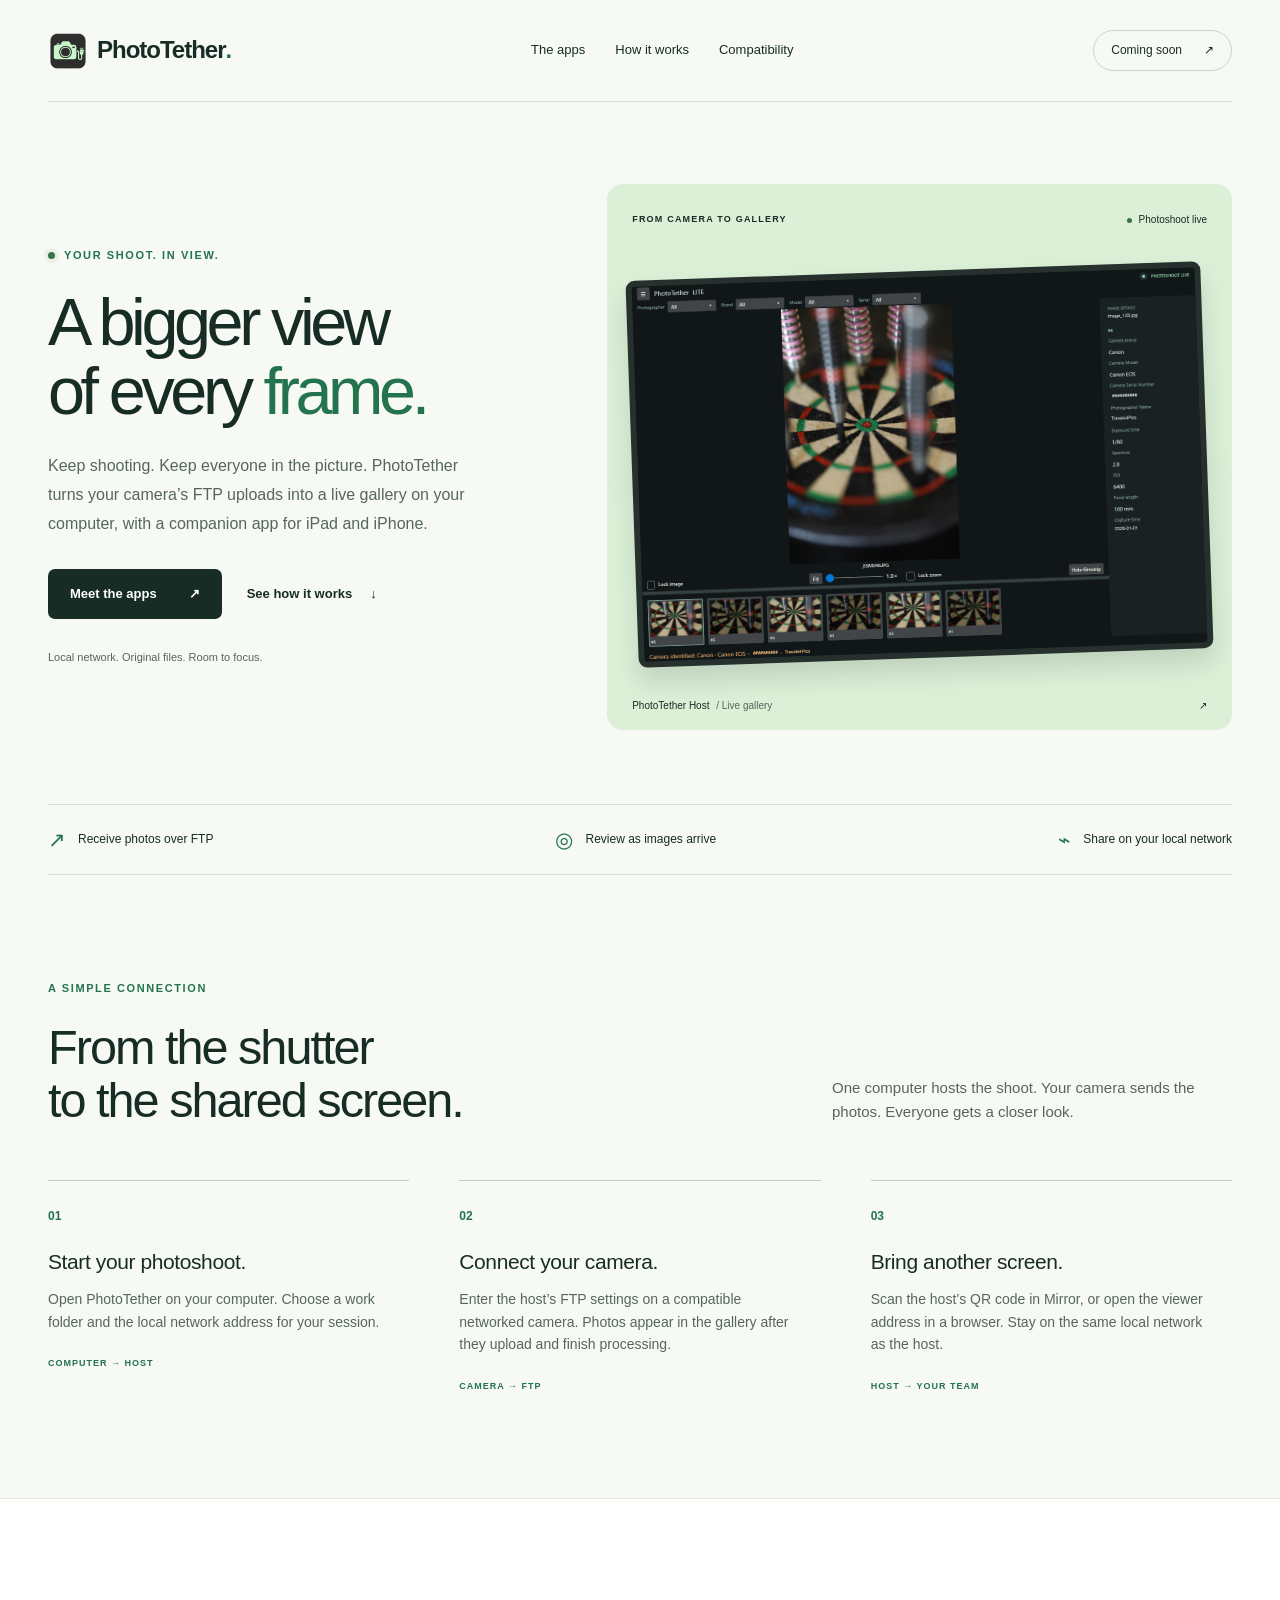
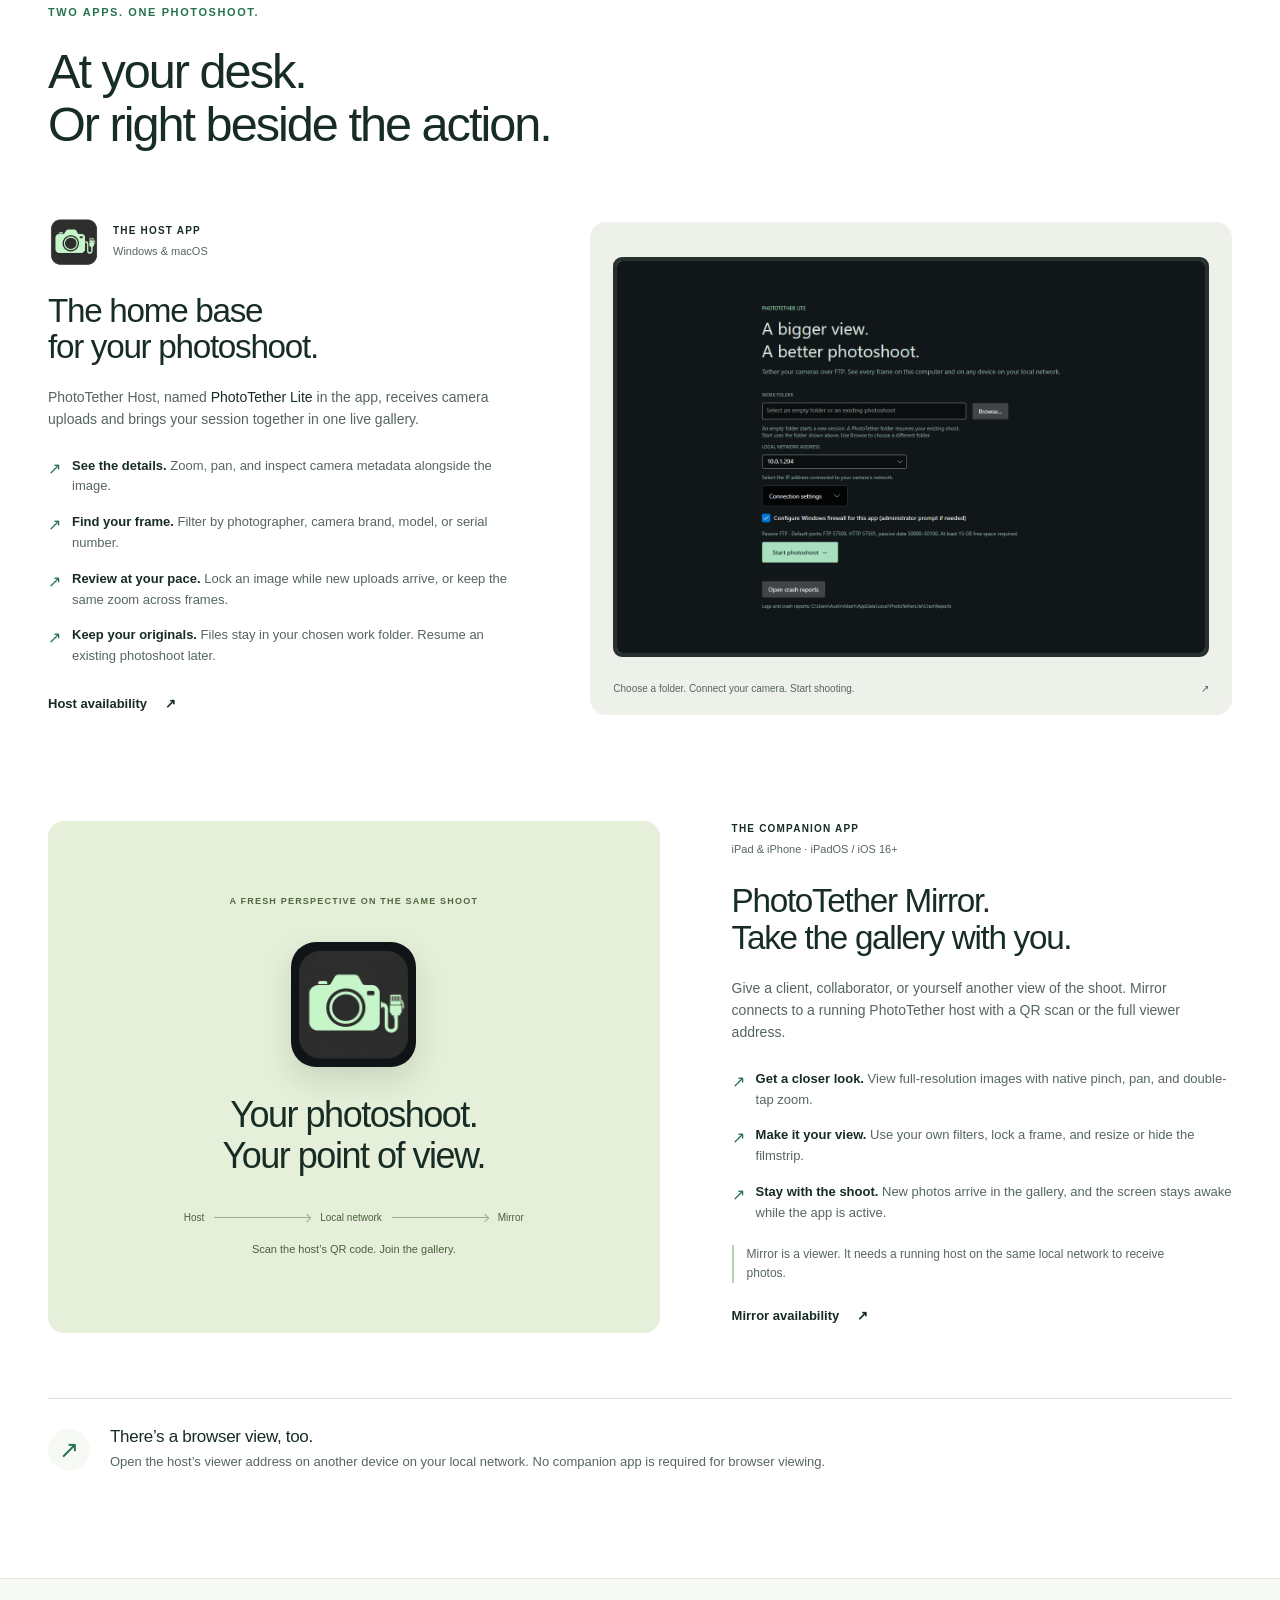
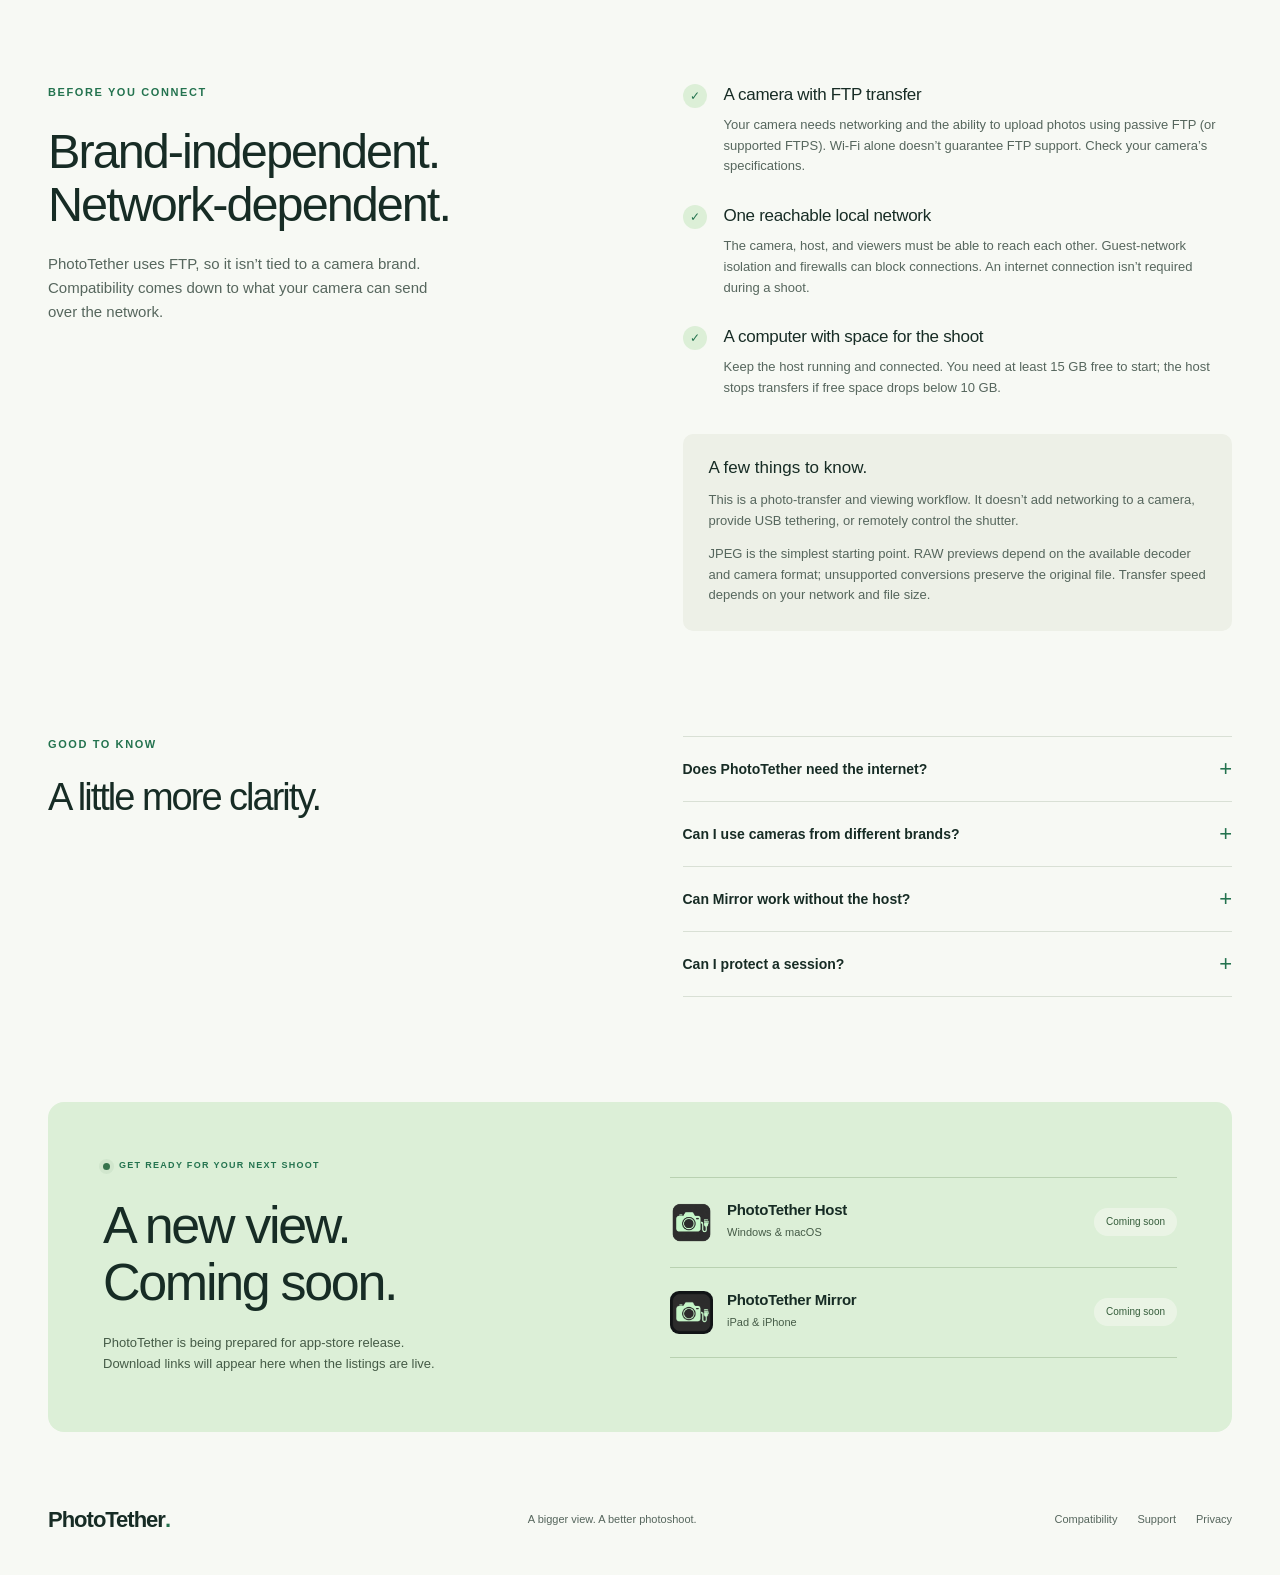
<file: wwwroot/index.html>
<!doctype html>
<html lang="en">
<head>
  <meta charset="utf-8">
  <meta name="viewport" content="width=device-width, initial-scale=1">
  <meta name="theme-color" content="#f7f9f4">
  <meta name="description" content="PhotoTether brings your camera's FTP uploads to a live gallery on your computer. Share the shoot with PhotoTether Mirror on iPad and iPhone, all on your local network.">
  <meta property="og:title" content="PhotoTether — A bigger view of every frame.">
  <meta property="og:description" content="From your camera to your computer to the people on set. Meet PhotoTether Host and PhotoTether Mirror.">
  <meta property="og:type" content="website">
  <title>PhotoTether — A bigger view of every frame.</title>
  <link rel="icon" type="image/png" href="assets/phototether-icon.png">
  <link rel="stylesheet" href="styles.css">
</head>
<body>
  <a class="skip-link" href="#main">Skip to content</a>
  <header class="site-header wrap">
    <a class="wordmark" href="#" aria-label="PhotoTether home"><img src="assets/phototether-icon.png" width="40" height="40" alt="">PhotoTether<span class="wordmark-dot">.</span></a>
    <nav aria-label="Main navigation">
      <a href="#apps">The apps</a>
      <a href="#how-it-works">How it works</a>
      <a href="#compatibility">Compatibility</a>
    </nav>
    <a class="header-link" href="#availability">Coming soon <span aria-hidden="true">↗</span></a>
  </header>

  <main id="main">
    <section class="hero wrap" aria-labelledby="hero-title">
      <div class="hero-copy">
        <p class="eyebrow"><span class="status-dot" aria-hidden="true"></span> YOUR SHOOT. IN VIEW.</p>
        <h1 id="hero-title">A bigger view<br>of every <span class="accent-word">frame.</span></h1>
        <p class="hero-description">Keep shooting. Keep everyone in the picture. PhotoTether turns your camera’s FTP uploads into a live gallery on your computer, with a companion app for iPad and iPhone.</p>
        <div class="hero-actions"><a class="button button-dark" href="#apps">Meet the apps <span aria-hidden="true">↗</span></a><a class="text-link" href="#how-it-works">See how it works <span aria-hidden="true">↓</span></a></div>
        <p class="hero-note">Local network. Original files. Room to focus.</p>
      </div>
      <figure class="hero-visual">
        <div class="visual-heading"><span class="tiny-label">FROM CAMERA TO GALLERY</span><span class="live-label"><span class="status-dot" aria-hidden="true"></span> Photoshoot live</span></div>
        <a class="screen-link hero-screen" href="assets/host-gallery.png" aria-label="View the full PhotoTether host gallery screenshot"><img src="assets/host-gallery.png" width="1380" height="920" alt="PhotoTether host gallery displaying a close-up photograph of darts, a filmstrip, zoom controls, and camera details." fetchpriority="high"></a>
        <figcaption><span>PhotoTether Host <span class="caption-muted">/ Live gallery</span></span><span aria-hidden="true">↗</span></figcaption>
      </figure>
    </section>

    <div class="principles wrap" aria-label="Product highlights"><span><span aria-hidden="true">↗</span> Receive photos over FTP</span><span><span aria-hidden="true">◎</span> Review as images arrive</span><span><span aria-hidden="true">⌁</span> Share on your local network</span></div>

    <section class="workflow section wrap" id="how-it-works" aria-labelledby="workflow-title">
      <div class="section-heading"><p class="eyebrow">A SIMPLE CONNECTION</p><h2 id="workflow-title">From the shutter<br>to the shared screen.</h2><p>One computer hosts the shoot. Your camera sends the photos. Everyone gets a closer look.</p></div>
      <ol class="steps">
        <li><span class="step-number">01</span><h3>Start your photoshoot.</h3><p>Open PhotoTether on your computer. Choose a work folder and the local network address for your session.</p><span class="step-tag">COMPUTER → HOST</span></li>
        <li><span class="step-number">02</span><h3>Connect your camera.</h3><p>Enter the host’s FTP settings on a compatible networked camera. Photos appear in the gallery after they upload and finish processing.</p><span class="step-tag">CAMERA → FTP</span></li>
        <li><span class="step-number">03</span><h3>Bring another screen.</h3><p>Scan the host’s QR code in Mirror, or open the viewer address in a browser. Stay on the same local network as the host.</p><span class="step-tag">HOST → YOUR TEAM</span></li>
      </ol>
    </section>

    <section class="apps section" id="apps" aria-labelledby="apps-title">
      <div class="wrap">
        <div class="section-heading apps-heading"><p class="eyebrow">TWO APPS. ONE PHOTOSHOOT.</p><h2 id="apps-title">At your desk.<br>Or right beside the action.</h2></div>
        <article class="host-product" aria-labelledby="host-title">
          <div class="product-copy">
            <div class="product-label"><img src="assets/phototether-icon.png" width="52" height="52" alt=""><span>THE HOST APP<small>Windows &amp; macOS</small></span></div>
            <h3 id="host-title">The home base<br>for your photoshoot.</h3>
            <p>PhotoTether Host, named <strong>PhotoTether Lite</strong> in the app, receives camera uploads and brings your session together in one live gallery.</p>
            <ul class="feature-list">
              <li><strong>See the details.</strong> Zoom, pan, and inspect camera metadata alongside the image.</li>
              <li><strong>Find your frame.</strong> Filter by photographer, camera brand, model, or serial number.</li>
              <li><strong>Review at your pace.</strong> Lock an image while new uploads arrive, or keep the same zoom across frames.</li>
              <li><strong>Keep your originals.</strong> Files stay in your chosen work folder. Resume an existing photoshoot later.</li>
            </ul>
            <a class="text-link" href="#availability">Host availability <span aria-hidden="true">↗</span></a>
          </div>
          <figure class="setup-visual"><a class="screen-link" href="assets/host-setup.png" aria-label="View the full PhotoTether setup screenshot"><img src="assets/host-setup.png" width="1380" height="920" alt="PhotoTether Lite setup with a work-folder chooser, local network address, connection settings, and Start photoshoot button." loading="lazy"></a><figcaption><span>Choose a folder. Connect your camera. Start shooting.</span><span aria-hidden="true">↗</span></figcaption></figure>
        </article>

        <article class="mirror-product" aria-labelledby="mirror-title">
          <div class="mirror-art" aria-label="PhotoTether Mirror companion app">
            <p class="tiny-label">A FRESH PERSPECTIVE ON THE SAME SHOOT</p>
            <img class="mirror-app-icon" src="assets/mirror-icon.png" width="176" height="176" alt="PhotoTether Mirror app icon" loading="lazy">
            <p class="mirror-art-title">Your photoshoot.<br>Your point of view.</p>
            <div class="connection-path"><span>Host</span><span class="connection-line" aria-hidden="true"></span><span>Local network</span><span class="connection-line" aria-hidden="true"></span><span>Mirror</span></div>
            <p class="mirror-art-note">Scan the host’s QR code. Join the gallery.</p>
          </div>
          <div class="product-copy">
            <div class="product-label"><span>THE COMPANION APP<small>iPad &amp; iPhone · iPadOS / iOS 16+</small></span></div>
            <h3 id="mirror-title">PhotoTether Mirror.<br>Take the gallery with you.</h3>
            <p>Give a client, collaborator, or yourself another view of the shoot. Mirror connects to a running PhotoTether host with a QR scan or the full viewer address.</p>
            <ul class="feature-list">
              <li><strong>Get a closer look.</strong> View full-resolution images with native pinch, pan, and double-tap zoom.</li>
              <li><strong>Make it your view.</strong> Use your own filters, lock a frame, and resize or hide the filmstrip.</li>
              <li><strong>Stay with the shoot.</strong> New photos arrive in the gallery, and the screen stays awake while the app is active.</li>
            </ul>
            <p class="product-note">Mirror is a viewer. It needs a running host on the same local network to receive photos.</p>
            <a class="text-link" href="#availability">Mirror availability <span aria-hidden="true">↗</span></a>
          </div>
        </article>
        <aside class="browser-note"><span class="browser-symbol" aria-hidden="true">↗</span><div><h3>There’s a browser view, too.</h3><p>Open the host’s viewer address on another device on your local network. No companion app is required for browser viewing.</p></div></aside>
      </div>
    </section>

    <section class="compatibility section wrap" id="compatibility" aria-labelledby="compatibility-title">
      <div class="section-heading"><p class="eyebrow">BEFORE YOU CONNECT</p><h2 id="compatibility-title">Brand-independent.<br>Network-dependent.</h2><p>PhotoTether uses FTP, so it isn’t tied to a camera brand. Compatibility comes down to what your camera can send over the network.</p></div>
      <div class="compatibility-content">
        <div class="requirement"><span class="check" aria-hidden="true">✓</span><div><h3>A camera with FTP transfer</h3><p>Your camera needs networking and the ability to upload photos using passive FTP (or supported FTPS). Wi-Fi alone doesn’t guarantee FTP support. Check your camera’s specifications.</p></div></div>
        <div class="requirement"><span class="check" aria-hidden="true">✓</span><div><h3>One reachable local network</h3><p>The camera, host, and viewers must be able to reach each other. Guest-network isolation and firewalls can block connections. An internet connection isn’t required during a shoot.</p></div></div>
        <div class="requirement"><span class="check" aria-hidden="true">✓</span><div><h3>A computer with space for the shoot</h3><p>Keep the host running and connected. You need at least 15 GB free to start; the host stops transfers if free space drops below 10 GB.</p></div></div>
        <div class="limitations"><h3>A few things to know.</h3><p>This is a photo-transfer and viewing workflow. It doesn’t add networking to a camera, provide USB tethering, or remotely control the shutter.</p><p>JPEG is the simplest starting point. RAW previews depend on the available decoder and camera format; unsupported conversions preserve the original file. Transfer speed depends on your network and file size.</p></div>
      </div>
    </section>

    <section class="faq section wrap" aria-labelledby="faq-title">
      <div class="section-heading"><p class="eyebrow">GOOD TO KNOW</p><h2 id="faq-title">A little more clarity.</h2></div>
      <div class="faq-items">
        <details><summary>Does PhotoTether need the internet?<span aria-hidden="true">+</span></summary><p>No internet connection is needed for a local photoshoot. The host, cameras, and viewers communicate over your local network. PhotoTether isn’t a cloud gallery or a remote internet-sharing service.</p></details>
        <details><summary>Can I use cameras from different brands?<span aria-hidden="true">+</span></summary><p>Yes, the host receives standard FTP uploads rather than relying on a brand-specific camera connection. Each camera must support the required network transfer settings. Filters can separate images using the camera and photographer metadata provided in the files.</p></details>
        <details><summary>Can Mirror work without the host?<span aria-hidden="true">+</span></summary><p>No. Mirror displays photos supplied by an active PhotoTether host on the same local network. If the host stops or restarts, reconnect Mirror using the current viewer address or QR code.</p></details>
        <details><summary>Can I protect a session?<span aria-hidden="true">+</span></summary><p>The host offers optional FTP credentials, FTPS for camera transfers, and HTTPS for viewing. Protected sessions use a viewer access key included in the QR code and address. FTPS and HTTPS require compatible clients and certificate setup; a password alone does not encrypt traffic.</p></details>
      </div>
    </section>

    <section class="availability wrap" id="availability" aria-labelledby="availability-title">
      <div><p class="eyebrow"><span class="status-dot" aria-hidden="true"></span> GET READY FOR YOUR NEXT SHOOT</p><h2 id="availability-title">A new view.<br>Coming soon.</h2><p>PhotoTether is being prepared for app-store release.<br>Download links will appear here when the listings are live.</p></div>
      <div class="release-list">
        <div class="release"><img src="assets/phototether-icon.png" width="52" height="52" alt="" loading="lazy"><div><h3>PhotoTether Host</h3><p>Windows &amp; macOS</p></div><span class="release-status">Coming soon</span></div>
        <div class="release"><img src="assets/mirror-icon.png" width="52" height="52" alt="" loading="lazy"><div><h3>PhotoTether Mirror</h3><p>iPad &amp; iPhone</p></div><span class="release-status">Coming soon</span></div>
      </div>
    </section>
  </main>

  <footer class="site-footer wrap"><a class="wordmark" href="#">PhotoTether<span class="wordmark-dot">.</span></a><p>A bigger view. A better photoshoot.</p><nav class="footer-links" aria-label="Footer navigation"><a href="#compatibility">Compatibility</a><a href="support/">Support</a><a href="privacy/">Privacy</a></nav></footer>
</body>
</html>
</file>
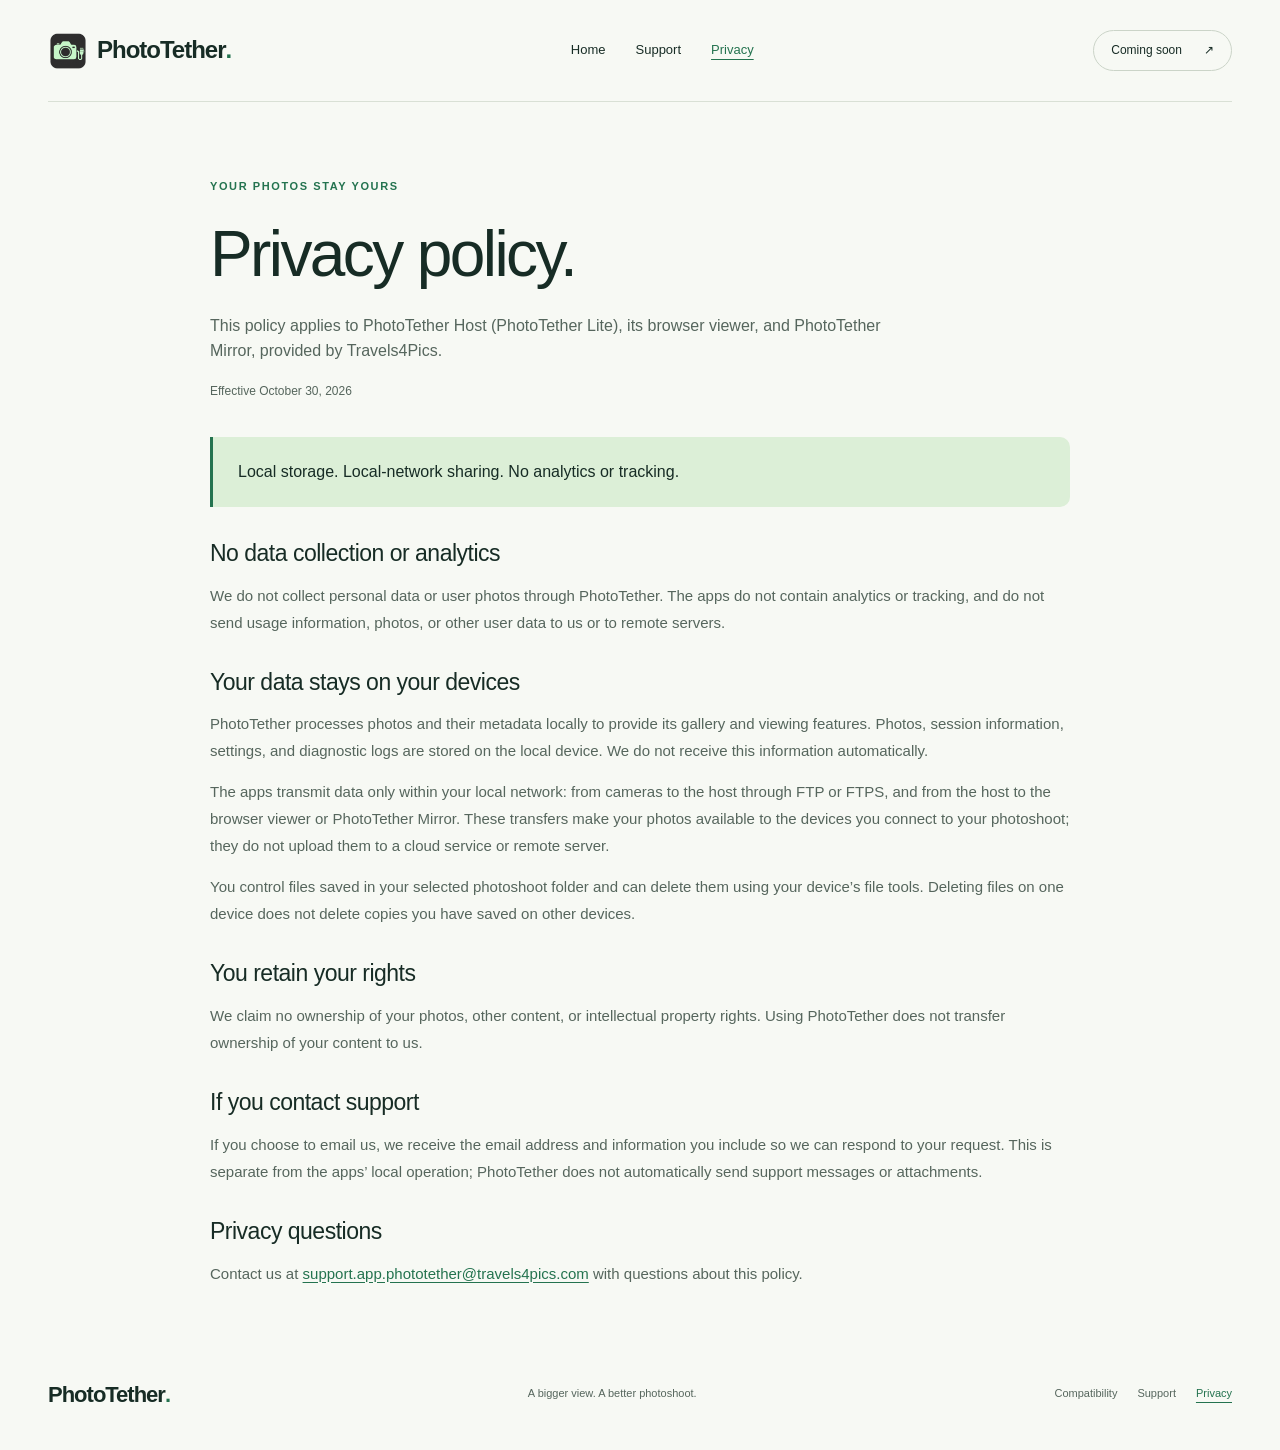
<file: wwwroot/privacy/index.html>
<!doctype html>
<html lang="en">
<head>
  <meta charset="utf-8">
  <meta name="viewport" content="width=device-width, initial-scale=1">
  <meta name="theme-color" content="#f7f9f4">
  <meta name="description" content="PhotoTether privacy policy: no analytics or tracking, local storage, local-network transfers, and ownership of your photos stays with you.">
  <title>Privacy policy — PhotoTether</title>
  <link rel="icon" type="image/png" href="../assets/phototether-icon.png">
  <link rel="stylesheet" href="../styles.css">
</head>
<body>
  <a class="skip-link" href="#main">Skip to content</a>
  <header class="site-header wrap">
    <a class="wordmark" href="../" aria-label="PhotoTether home"><img src="../assets/phototether-icon.png" width="40" height="40" alt="">PhotoTether<span class="wordmark-dot">.</span></a>
    <nav aria-label="Main navigation">
      <a href="../">Home</a>
      <a href="../support/">Support</a>
      <a href="./" aria-current="page">Privacy</a>
    </nav>
    <a class="header-link" href="../#availability">Coming soon <span aria-hidden="true">↗</span></a>
  </header>

  <main class="document-page wrap" id="main">
    <div class="document-heading">
      <p class="eyebrow">YOUR PHOTOS STAY YOURS</p>
      <h1>Privacy policy.</h1>
      <p>This policy applies to PhotoTether Host (PhotoTether Lite), its browser viewer, and PhotoTether Mirror, provided by Travels4Pics.</p>
      <p class="policy-date">Effective October 30, 2026</p>
    </div>
    <div class="policy-summary"><p>Local storage. Local-network sharing. No analytics or tracking.</p></div>
    <section class="document-section" aria-labelledby="collection-title">
      <h2 id="collection-title">No data collection or analytics</h2>
      <p>We do not collect personal data or user photos through PhotoTether. The apps do not contain analytics or tracking, and do not send usage information, photos, or other user data to us or to remote servers.</p>
    </section>
    <section class="document-section" aria-labelledby="local-title">
      <h2 id="local-title">Your data stays on your devices</h2>
      <p>PhotoTether processes photos and their metadata locally to provide its gallery and viewing features. Photos, session information, settings, and diagnostic logs are stored on the local device. We do not receive this information automatically.</p>
      <p>The apps transmit data only within your local network: from cameras to the host through FTP or FTPS, and from the host to the browser viewer or PhotoTether Mirror. These transfers make your photos available to the devices you connect to your photoshoot; they do not upload them to a cloud service or remote server.</p>
      <p>You control files saved in your selected photoshoot folder and can delete them using your device’s file tools. Deleting files on one device does not delete copies you have saved on other devices.</p>
    </section>
    <section class="document-section" aria-labelledby="ownership-title">
      <h2 id="ownership-title">You retain your rights</h2>
      <p>We claim no ownership of your photos, other content, or intellectual property rights. Using PhotoTether does not transfer ownership of your content to us.</p>
    </section>
    <section class="document-section" aria-labelledby="support-title">
      <h2 id="support-title">If you contact support</h2>
      <p>If you choose to email us, we receive the email address and information you include so we can respond to your request. This is separate from the apps’ local operation; PhotoTether does not automatically send support messages or attachments.</p>
    </section>
    <section class="document-section" aria-labelledby="contact-title">
      <h2 id="contact-title">Privacy questions</h2>
      <p>Contact us at <a class="email-link" href="mailto:support.app.phototether@travels4pics.com">support.app.phototether@travels4pics.com</a> with questions about this policy.</p>
    </section>
  </main>

  <footer class="site-footer wrap">
    <a class="wordmark" href="../">PhotoTether<span class="wordmark-dot">.</span></a>
    <p>A bigger view. A better photoshoot.</p>
    <nav class="footer-links" aria-label="Footer navigation"><a href="../#compatibility">Compatibility</a><a href="../support/">Support</a><a href="./" aria-current="page">Privacy</a></nav>
  </footer>
</body>
</html>
</file>
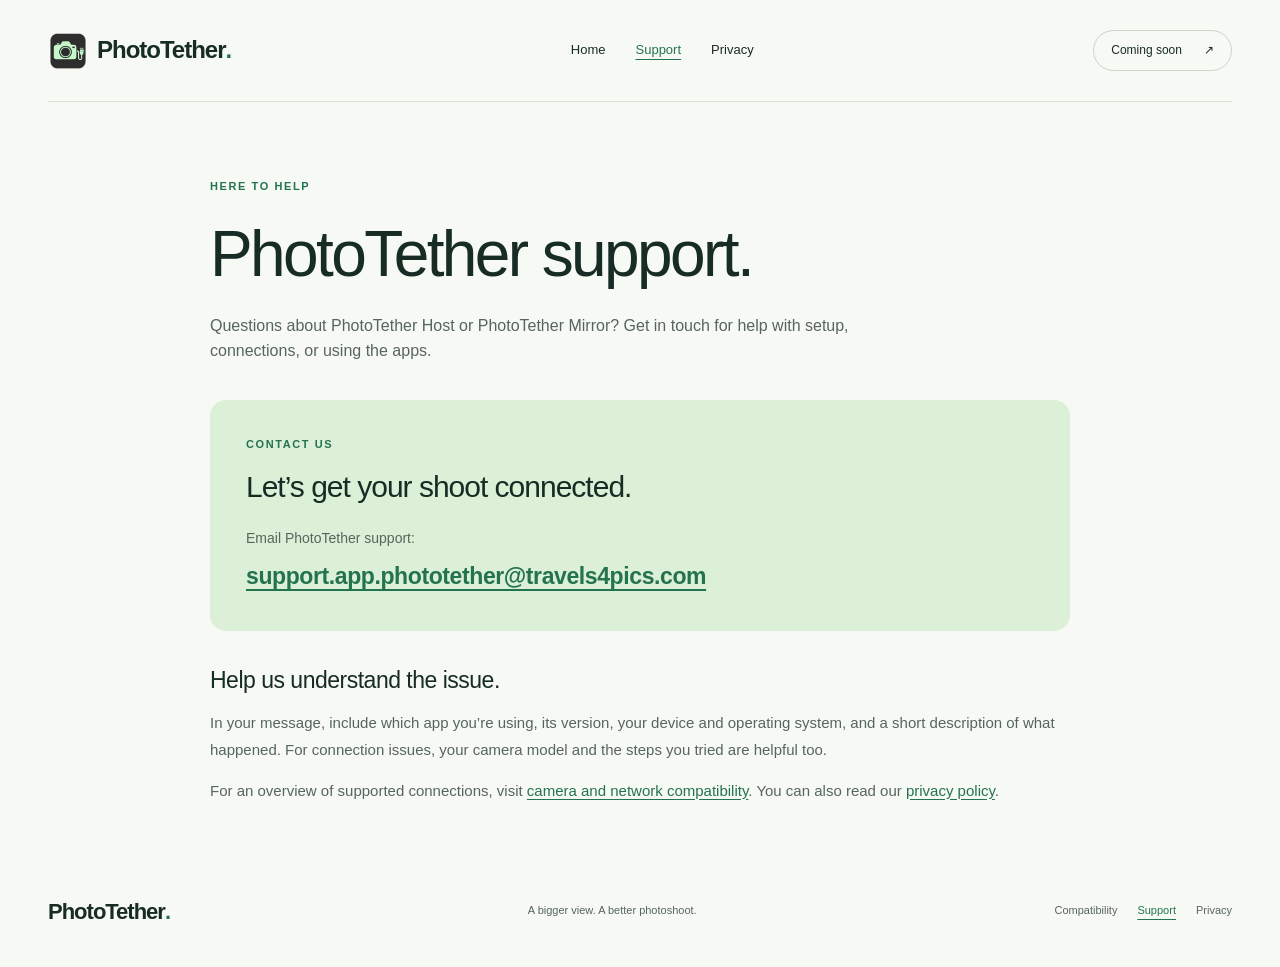
<file: wwwroot/support/index.html>
<!doctype html>
<html lang="en">
<head>
  <meta charset="utf-8">
  <meta name="viewport" content="width=device-width, initial-scale=1">
  <meta name="theme-color" content="#f7f9f4">
  <meta name="description" content="Get support for PhotoTether Host and PhotoTether Mirror. Contact the PhotoTether support team by email.">
  <title>Support — PhotoTether</title>
  <link rel="icon" type="image/png" href="../assets/phototether-icon.png">
  <link rel="stylesheet" href="../styles.css">
</head>
<body>
  <a class="skip-link" href="#main">Skip to content</a>
  <header class="site-header wrap">
    <a class="wordmark" href="../" aria-label="PhotoTether home"><img src="../assets/phototether-icon.png" width="40" height="40" alt="">PhotoTether<span class="wordmark-dot">.</span></a>
    <nav aria-label="Main navigation">
      <a href="../">Home</a>
      <a href="./" aria-current="page">Support</a>
      <a href="../privacy/">Privacy</a>
    </nav>
    <a class="header-link" href="../#availability">Coming soon <span aria-hidden="true">↗</span></a>
  </header>

  <main class="document-page wrap" id="main">
    <div class="document-heading">
      <p class="eyebrow">HERE TO HELP</p>
      <h1>PhotoTether support.</h1>
      <p>Questions about PhotoTether Host or PhotoTether Mirror? Get in touch for help with setup, connections, or using the apps.</p>
    </div>
    <section class="contact-panel" aria-labelledby="contact-title">
      <p class="eyebrow">CONTACT US</p>
      <h2 id="contact-title">Let’s get your shoot connected.</h2>
      <p>Email PhotoTether support:</p>
      <a class="contact-email" href="mailto:support.app.phototether@travels4pics.com">support.app.phototether@travels4pics.com</a>
    </section>
    <section class="document-section" aria-labelledby="details-title">
      <h2 id="details-title">Help us understand the issue.</h2>
      <p>In your message, include which app you’re using, its version, your device and operating system, and a short description of what happened. For connection issues, your camera model and the steps you tried are helpful too.</p>
      <p>For an overview of supported connections, visit <a href="../#compatibility">camera and network compatibility</a>. You can also read our <a href="../privacy/">privacy policy</a>.</p>
    </section>
  </main>

  <footer class="site-footer wrap">
    <a class="wordmark" href="../">PhotoTether<span class="wordmark-dot">.</span></a>
    <p>A bigger view. A better photoshoot.</p>
    <nav class="footer-links" aria-label="Footer navigation"><a href="../#compatibility">Compatibility</a><a href="./" aria-current="page">Support</a><a href="../privacy/">Privacy</a></nav>
  </footer>
</body>
</html>
</file>
<file: wwwroot/styles.css>
@charset "UTF-8";

:root{--paper:#f7f9f4;--ink:#172c25;--muted:#56665d;--green:#24734f;--mint:#dcefd7;--line:#d9e0d5;--white:#fff;--radius:16px}
*{box-sizing:border-box}
html{scroll-behavior:smooth;scroll-padding-top:35px}
body{margin:0;background:var(--paper);color:var(--ink);font-family:Arial,Helvetica,sans-serif;font-size:16px;line-height:1.6;-webkit-font-smoothing:antialiased}
a{color:inherit;text-decoration:none}
img{max-width:100%;height:auto;display:block}
button,a,summary{-webkit-tap-highlight-color:transparent}
a:focus-visible,summary:focus-visible{outline:3px solid var(--green);outline-offset:6px;border-radius:3px}
::selection{background:#c9e6b8;color:var(--ink)}
h1,h2,h3,p,figure{margin:0}
h1,h2,h3{line-height:1.1;font-weight:500}
.wrap{width:min(1280px,calc(100% - 96px));margin-inline:auto}
.section{padding-block:105px}
.eyebrow,.tiny-label,.step-tag{font-size:11px;font-weight:700;letter-spacing:1.6px;line-height:1.5}
.eyebrow{display:flex;align-items:center;gap:9px;margin-bottom:24px;color:var(--green)}
.status-dot{display:inline-block;flex:none;width:7px;height:7px;background:#36734c;border-radius:50%;box-shadow:0 0 0 4px #36734c12}
.skip-link{position:fixed;top:12px;left:16px;z-index:10;padding:12px 18px;background:var(--white);transform:translateY(-180%)}
.skip-link:focus{transform:translateY(0)}
.site-header{min-height:102px;display:flex;align-items:center;justify-content:space-between;gap:26px;border-bottom:1px solid var(--line)}
.wordmark{display:inline-flex;align-items:center;font-size:24px;font-weight:700;letter-spacing:-1px;white-space:nowrap}
.wordmark img{margin-right:9px}
.wordmark-dot{color:var(--green)}
.site-header nav{display:flex;gap:30px;font-size:13px}
.site-header nav a,.site-footer>a:last-child{transition:color .15s}
.site-header nav a:hover,.site-footer>a:last-child:hover{color:var(--green);text-decoration:underline;text-underline-offset:5px}
.header-link{display:flex;gap:22px;align-items:center;font-size:12px;border:1px solid #cbd4c8;border-radius:30px;padding:10px 17px;white-space:nowrap}
.header-link:hover{background:var(--mint)}
.hero{display:grid;grid-template-columns:.9fr 1.1fr;gap:48px;align-items:center;padding-block:82px 74px}
h1{font-size:clamp(48px,5.2vw,76px);letter-spacing:-4.4px;line-height:1.04}
.accent-word{color:var(--green)}
.hero-description{margin-top:26px;max-width:440px;color:var(--muted);font-size:16px;line-height:1.8}
.hero-actions{display:flex;gap:25px;align-items:center;flex-wrap:wrap;margin-top:30px}
.button{display:inline-flex;align-items:center;justify-content:space-between;gap:32px;padding:15px 22px;border-radius:7px;font-size:13px;font-weight:700;transition:background .15s,transform .15s}
.button-dark{background:var(--ink);color:var(--white)}
.button-dark:hover{background:var(--green);transform:translateY(-2px)}
.text-link{display:inline-flex;gap:18px;align-items:center;font-size:13px;font-weight:700;padding-block:6px}
.text-link:hover{text-decoration:underline;text-underline-offset:5px}
.hero-note{font-size:11px;color:var(--muted);margin-top:30px}
.hero-visual{background:var(--mint);padding:28px 25px 17px;border-radius:var(--radius);position:relative}
.visual-heading{display:flex;justify-content:space-between;align-items:center;gap:12px;margin-bottom:43px}
.tiny-label{font-size:9px;letter-spacing:1.2px}
.live-label{display:flex;align-items:center;gap:7px;font-size:10px;white-space:nowrap}
.live-label .status-dot{width:5px;height:5px;box-shadow:none}
.screen-link{display:block;background:#101719;overflow:hidden;border:6px solid #26312e;border-radius:9px;transition:box-shadow .2s}
.screen-link:hover{box-shadow:0 12px 34px #172c252b}
.hero-screen{box-shadow:0 14px 25px #172c2524;transform:rotate(-2deg);margin-bottom:40px}
figcaption{font-size:10px;display:flex;justify-content:space-between;align-items:center;gap:10px;line-height:1.5}
.caption-muted{color:var(--muted);padding-left:4px}
.principles{display:flex;justify-content:space-between;gap:20px;padding-block:24px;border-block:1px solid var(--line);font-size:12px}
.principles>span{display:flex;align-items:center;gap:12px}
.principles>span>span{font-size:21px;color:var(--green);line-height:1}
.section-heading h2,h2{font-size:clamp(34px,3.8vw,52px);letter-spacing:-2px}
.section-heading>p:last-child:not(.eyebrow){color:var(--muted);max-width:400px;margin-top:20px;font-size:15px}
.workflow .section-heading{display:grid;grid-template-columns:1.3fr 1fr;column-gap:60px;align-items:end}
.workflow .section-heading .eyebrow{grid-column:1/-1}
.workflow .section-heading>p:last-child{margin:0 0 4px auto}
.steps{display:grid;grid-template-columns:repeat(3,1fr);gap:50px;list-style:none;margin:52px 0 0;padding:0}
.steps li{border-top:1px solid #c4cfc0;padding-top:21px}
.step-number{font-size:12px;color:var(--green);font-weight:700}
.steps h3{font-size:21px;letter-spacing:-.4px;margin:23px 0 15px}
.steps p{font-size:14px;color:var(--muted);max-width:340px}
.step-tag{display:block;margin-top:24px;font-size:9px;letter-spacing:1px;color:var(--green)}
.apps{background:var(--white);border-block:1px solid #e3e8df}
.apps-heading{margin-bottom:64px}
.host-product{display:grid;grid-template-columns:.85fr 1.15fr;align-items:center;gap:68px}
.product-label{display:flex;align-items:center;gap:13px;font-size:10px;font-weight:700;letter-spacing:1.2px;margin-bottom:25px}
.product-label img{flex:none}
.product-label small{display:block;font-size:11px;font-weight:400;letter-spacing:0;color:var(--muted);margin-top:4px}
.product-copy h3{font-size:clamp(28px,2.6vw,36px);letter-spacing:-1.3px;margin-bottom:20px}
.product-copy>p{font-size:14px;color:var(--muted);max-width:460px}
.product-copy>p strong{font-weight:400;color:var(--ink)}
.feature-list{list-style:none;padding:0;margin:25px 0 21px}
.feature-list li{position:relative;padding-left:24px;margin-bottom:15px;color:var(--muted);font-size:13px}
.feature-list li:before{content:"↗";position:absolute;left:0;color:var(--green);font-size:16px}
.feature-list strong{color:var(--ink);font-weight:600}
.setup-visual{background:#eef1e9;padding:35px 23px 19px;border-radius:var(--radius)}
.setup-visual .screen-link{border-width:4px;margin-bottom:24px}
.setup-visual figcaption{color:var(--muted)}
.mirror-product{display:grid;grid-template-columns:1.1fr .9fr;gap:72px;align-items:center;margin-top:100px}
.mirror-art{align-self:stretch;display:flex;flex-direction:column;align-items:center;justify-content:center;text-align:center;min-height:505px;padding:36px 28px;background:#e5efd9;border-radius:var(--radius)}
.mirror-art .tiny-label{color:#516a40;margin-bottom:33px}
.mirror-app-icon{width:125px;height:125px;border-radius:25px;box-shadow:0 13px 30px #223b2124}
.mirror-art-title{font-size:36px;line-height:1.15;letter-spacing:-1.5px;margin-top:27px}
.connection-path{display:flex;align-items:center;gap:10px;margin-top:33px;width:100%;max-width:340px;font-size:10px;color:#49633b;white-space:nowrap}
.connection-line{height:1px;flex:1;background:#9bb18c;min-width:12px;position:relative}
.connection-line:after{content:"";position:absolute;right:0;top:-2px;width:5px;height:5px;border-right:1px solid #9bb18c;border-top:1px solid #9bb18c;transform:rotate(45deg)}
.mirror-art-note{font-size:11px;color:#49633b;margin-top:15px}
.product-copy .product-note{font-size:12px;border-left:2px solid #bacfb1;padding-left:13px;margin-bottom:17px}
.browser-note{display:flex;gap:20px;align-items:center;border-top:1px solid var(--line);margin-top:65px;padding-top:29px}
.browser-symbol{width:42px;height:42px;flex:none;display:grid;place-items:center;border-radius:50%;background:var(--paper);color:var(--green);font-size:24px}
.browser-note h3{font-size:17px;letter-spacing:-.3px;margin-bottom:6px}
.browser-note p{font-size:13px;color:var(--muted)}
.compatibility{display:grid;grid-template-columns:1fr 1fr;gap:85px}
.requirement{display:flex;gap:17px;margin-bottom:28px}
.check{width:24px;height:24px;display:grid;place-items:center;flex:none;background:var(--mint);border-radius:50%;color:var(--green);font-size:12px}
.requirement h3{font-size:17px;margin:2px 0 10px;letter-spacing:-.3px}
.requirement p,.limitations p{color:var(--muted);font-size:13px}
.limitations{background:#edf0e7;border-radius:10px;padding:25px 26px;margin-top:35px}
.limitations h3{font-size:17px;margin-bottom:13px}
.limitations p+p{margin-top:12px}
.faq{padding-top:0;display:grid;grid-template-columns:1fr 1fr;gap:85px}
.faq .section-heading h2{font-size:38px}
.faq-items{border-top:1px solid var(--line)}
details{border-bottom:1px solid var(--line)}
summary{display:flex;align-items:center;justify-content:space-between;gap:20px;list-style:none;cursor:pointer;font-size:14px;font-weight:600;padding:21px 0;line-height:1.5}
summary::-webkit-details-marker{display:none}
summary span{font-size:22px;font-weight:400;color:var(--green);line-height:1}
details[open] summary span{transform:rotate(45deg)}
details p{font-size:13px;color:var(--muted);padding:0 32px 22px 0}
.availability{display:grid;grid-template-columns:1fr 1fr;gap:60px;align-items:center;background:var(--mint);padding:57px 55px;border-radius:var(--radius);margin-bottom:70px}
.availability .eyebrow{font-size:9px;letter-spacing:1.3px}
.availability h2{font-size:52px;letter-spacing:-2.3px}
.availability>div>p:last-child{color:#455b47;font-size:13px;margin-top:22px}
.release{display:flex;align-items:center;gap:14px;padding:23px 0;border-bottom:1px solid #b9d1b1}
.release:first-child{border-top:1px solid #b9d1b1}
.release img{width:43px;height:43px;flex:none;border-radius:9px}
.release h3{font-size:15px;font-weight:600;letter-spacing:-.3px}
.release p{font-size:11px;margin-top:5px;color:#455b47}
.release-status{margin-left:auto;background:#f7f9f485;color:#345c3a;white-space:nowrap;border-radius:20px;padding:6px 12px;font-size:10px}
.site-footer{padding-block:0 38px;display:flex;justify-content:space-between;align-items:center;gap:24px}
.site-footer .wordmark{font-size:22px}
.site-footer p,.site-footer>a:last-child{font-size:11px;color:var(--muted)}
.footer-links{display:flex;align-items:center;flex-wrap:wrap;gap:20px;font-size:11px;color:var(--muted)}
.footer-links a:hover{text-decoration:underline;text-underline-offset:5px;color:var(--green)}
.site-header nav a[aria-current="page"],.footer-links a[aria-current="page"]{color:var(--green);text-decoration:underline;text-underline-offset:5px}
.document-page{max-width:860px;padding-block:76px 90px}
.document-heading{margin-bottom:36px}
.document-heading h1{font-size:clamp(40px,5vw,64px);letter-spacing:-2.6px;line-height:1.1}
.document-heading>p:not(.eyebrow){max-width:680px;color:var(--muted);margin-top:24px;font-size:16px}
.document-heading>p.policy-date{font-size:12px;margin-top:18px}
.contact-panel{background:var(--mint);border-radius:var(--radius);padding:36px;margin-block:35px}
.contact-panel .eyebrow{margin-bottom:16px}
.contact-panel h2{font-size:30px;letter-spacing:-1px;line-height:1.2;max-width:560px;margin-bottom:22px}
.contact-panel>p:not(.eyebrow){color:var(--muted);font-size:14px;margin-bottom:9px}
.contact-email{display:inline-block;font-size:clamp(16px,2.3vw,23px);font-weight:600;letter-spacing:-.4px;color:var(--green);text-decoration:underline;text-underline-offset:5px;overflow-wrap:anywhere}
.document-section{margin-top:32px}
.document-section h2{font-size:23px;line-height:1.25;letter-spacing:-.5px;margin-bottom:14px}
.document-section p{color:var(--muted);font-size:15px;line-height:1.8}
.document-section p+p{margin-top:14px}
.document-section a{color:var(--green);text-decoration:underline;text-underline-offset:3px}
.email-link{overflow-wrap:anywhere}
.policy-summary{padding:22px 25px;border-left:3px solid var(--green);background:var(--mint);border-radius:0 10px 10px 0;color:var(--ink);font-size:16px}
@media(max-width:520px){.document-page{padding-block:45px 62px}.document-heading h1{font-size:42px;letter-spacing:-1.8px}.document-heading>p:not(.eyebrow){font-size:14px;margin-top:20px}.contact-panel{padding:25px 22px}.contact-panel h2{font-size:27px}.document-section h2{font-size:21px}.document-section p{font-size:14px}.policy-summary{font-size:14px;padding:20px}.footer-links{gap:16px;font-size:10px}}

@media(min-width:1500px){.hero{gap:72px;padding-block:100px 90px}.hero-visual{padding:35px 30px 23px}.visual-heading{margin-bottom:50px}.hero-screen{margin-bottom:50px}}
@media(max-width:1100px){.wrap{width:calc(100% - 64px)}.site-header nav{gap:20px}.hero{gap:30px}h1{letter-spacing:-2.6px;font-size:52px}.hero-description{font-size:14px}.hero-actions{gap:16px}.hero-visual{padding:24px 18px 16px}.visual-heading{margin-bottom:35px;flex-wrap:wrap;gap:8px}.tiny-label{font-size:8px}.live-label{font-size:9px}.section{padding-block:80px}.host-product,.mirror-product{gap:40px}.compatibility,.faq{gap:50px}.faq{padding-top:0}.availability{padding:42px 35px;gap:32px}.release{gap:10px}.release-status{font-size:9px;padding-inline:8px}.release h3{font-size:13px}.steps{gap:28px}.mirror-art-title{font-size:32px}}
@media(max-width:800px){.site-header{min-height:90px;flex-wrap:wrap;padding-block:19px;gap:15px}.site-header nav{order:3;justify-content:center;width:100%;border-top:1px solid var(--line);padding-top:14px;gap:32px;font-size:12px}.wordmark{font-size:22px}.header-link{font-size:11px;padding:8px 13px}.hero{grid-template-columns:1fr;gap:43px;padding-block:55px}.hero-copy{max-width:580px}h1{font-size:64px;letter-spacing:-3px}.hero-description{font-size:16px;max-width:480px}.hero-note{margin-top:22px}.hero-visual{padding:25px 32px 20px}.visual-heading{flex-wrap:nowrap}.hero-screen{margin-bottom:30px}.tiny-label{font-size:9px}.live-label{font-size:10px}.principles{font-size:10px;gap:15px}.principles>span{gap:8px}.workflow .section-heading{display:block}.workflow .section-heading>p:last-child{margin:20px 0 0}.steps{gap:25px}.steps h3{font-size:19px;line-height:1.2}.steps p{font-size:13px}.host-product,.mirror-product{grid-template-columns:1fr;gap:35px}.product-copy>p{max-width:600px}.product-copy h3{font-size:36px}.feature-list li{font-size:14px}.setup-visual{padding:25px 25px 17px}.mirror-product{margin-top:70px}.mirror-product .product-copy{grid-row:1}.mirror-art{min-height:440px}.mirror-app-icon{width:110px;height:110px}.mirror-art-title{font-size:34px}.compatibility,.faq{grid-template-columns:1fr;gap:36px}.section-heading h2,h2{font-size:43px}.availability{grid-template-columns:1fr;gap:32px}.availability h2{font-size:48px}.release h3{font-size:16px}.release-status{font-size:11px;padding:7px 13px}.release{gap:15px}.site-footer{flex-wrap:wrap}.site-footer p{order:3;width:100%}}
@media(max-width:520px){.wrap{width:calc(100% - 40px)}.section{padding-block:62px}.site-header{gap:17px}.wordmark{font-size:20px}.wordmark img{width:33px;height:33px;margin-right:6px}.header-link{gap:13px;font-size:10px}.site-header nav{font-size:11px;gap:27px}.hero{padding-block:43px}.eyebrow{font-size:9px;letter-spacing:1.2px;margin-bottom:20px}h1{font-size:clamp(44px,12vw,60px);letter-spacing:-2.7px}.hero-description{font-size:14px;margin-top:22px}.hero-actions{gap:20px;margin-top:25px}.button{font-size:12px;padding:14px 18px;gap:23px}.text-link{font-size:12px;gap:10px}.hero-note{font-size:10px}.hero-visual{padding:20px 15px 14px;border-radius:12px}.visual-heading{margin-bottom:26px;gap:7px}.tiny-label{font-size:7px;letter-spacing:.8px}.live-label{font-size:8px}.hero-screen{border-width:4px;border-radius:6px;margin-bottom:25px}figcaption{font-size:8px}.principles{flex-wrap:wrap;justify-content:flex-start;gap:13px 25px;padding-block:21px}.principles>span{font-size:11px}.principles>span>span{font-size:17px}.section-heading h2,h2{font-size:35px;letter-spacing:-1.5px}.section-heading>p:last-child:not(.eyebrow){font-size:14px}.steps{grid-template-columns:1fr;margin-top:34px;gap:27px}.steps li{position:relative;padding-left:40px;padding-top:23px}.step-number{position:absolute;left:0;top:23px}.steps h3{margin:0 0 11px;font-size:21px}.steps p{max-width:none;font-size:14px}.step-tag{margin-top:15px}.apps-heading{margin-bottom:40px}.product-copy h3{font-size:31px}.product-label{margin-bottom:22px}.feature-list li{font-size:13px}.setup-visual{padding:17px 12px 14px;border-radius:12px}.setup-visual .screen-link{margin-bottom:16px;border-width:3px}.mirror-art{padding:30px 20px;min-height:410px}.mirror-art .tiny-label{font-size:8px}.mirror-art-title{font-size:32px}.mirror-art-note{font-size:10px}.connection-path{font-size:9px;gap:7px}.browser-note{margin-top:42px;align-items:flex-start;gap:12px}.browser-note p{font-size:12px}.browser-note h3{font-size:16px}.browser-symbol{width:31px;height:31px;font-size:19px}.requirement{gap:13px}.requirement h3{font-size:16px}.limitations{padding:23px}.faq{padding-top:0}.faq .section-heading h2{font-size:33px}summary{font-size:13px}.availability{padding:34px 24px;gap:27px;margin-bottom:40px}.availability h2{font-size:43px}.availability .eyebrow{font-size:8px;letter-spacing:.7px}.availability>div>p:last-child{font-size:12px}.release{gap:9px;padding-block:21px}.release img{width:34px;height:34px}.release h3{font-size:12px;letter-spacing:-.2px}.release p{font-size:10px}.release-status{font-size:8px;padding:5px 7px}.site-footer{gap:17px;padding-bottom:28px}.site-footer .wordmark{font-size:20px}.site-footer>a:last-child{font-size:10px}.site-footer p{font-size:10px}}
@media(prefers-reduced-motion:reduce){html{scroll-behavior:auto}*{transition:none!important}}
</file>
